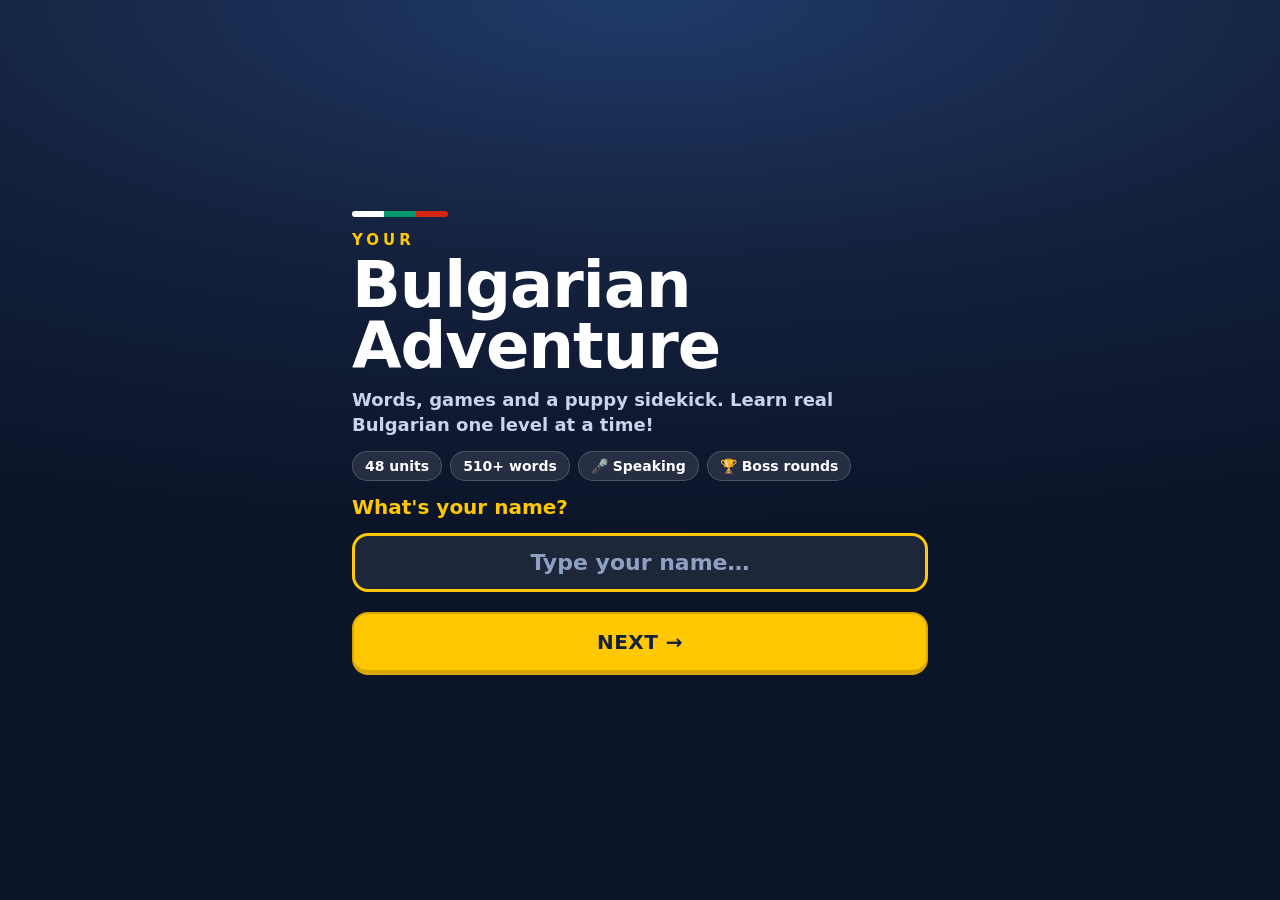
<file: index.html>
<!doctype html>
<html lang="en">
<head>
  <meta charset="utf-8">
  <meta name="viewport" content="width=device-width, initial-scale=1, viewport-fit=cover">
  <title>Bulgarian Adventure</title>
  <meta name="description" content="Learn Bulgarian with your puppy!">
  <meta name="robots" content="noindex, nofollow">
  <meta name="theme-color" content="#14213D">
  <meta name="apple-mobile-web-app-capable" content="yes">
  <meta name="mobile-web-app-capable" content="yes">
  <meta name="apple-mobile-web-app-status-bar-style" content="black-translucent">
  <meta name="apple-mobile-web-app-title" content="Bulgarian">
  <link rel="manifest" href="manifest.webmanifest">
  <link rel="icon" href="icons/icon.svg" type="image/svg+xml">
  <link rel="apple-touch-icon" href="icons/icon-180.png?v=3">
  <link rel="stylesheet" href="css/styles.css">
</head>
<body>
  <main id="app" aria-live="polite"></main>
  <div id="confetti" aria-hidden="true"></div>
  <div id="toast" role="status"></div>

  <script src="js/content.js"></script>
  <script src="js/league-config.js"></script>
  <script src="js/app.js"></script>
  <script>
    if ('serviceWorker' in navigator && location.protocol.startsWith('http')) {
      navigator.serviceWorker.register('sw.js').catch(() => {});
    }
  </script>
</body>
</html>
</file>
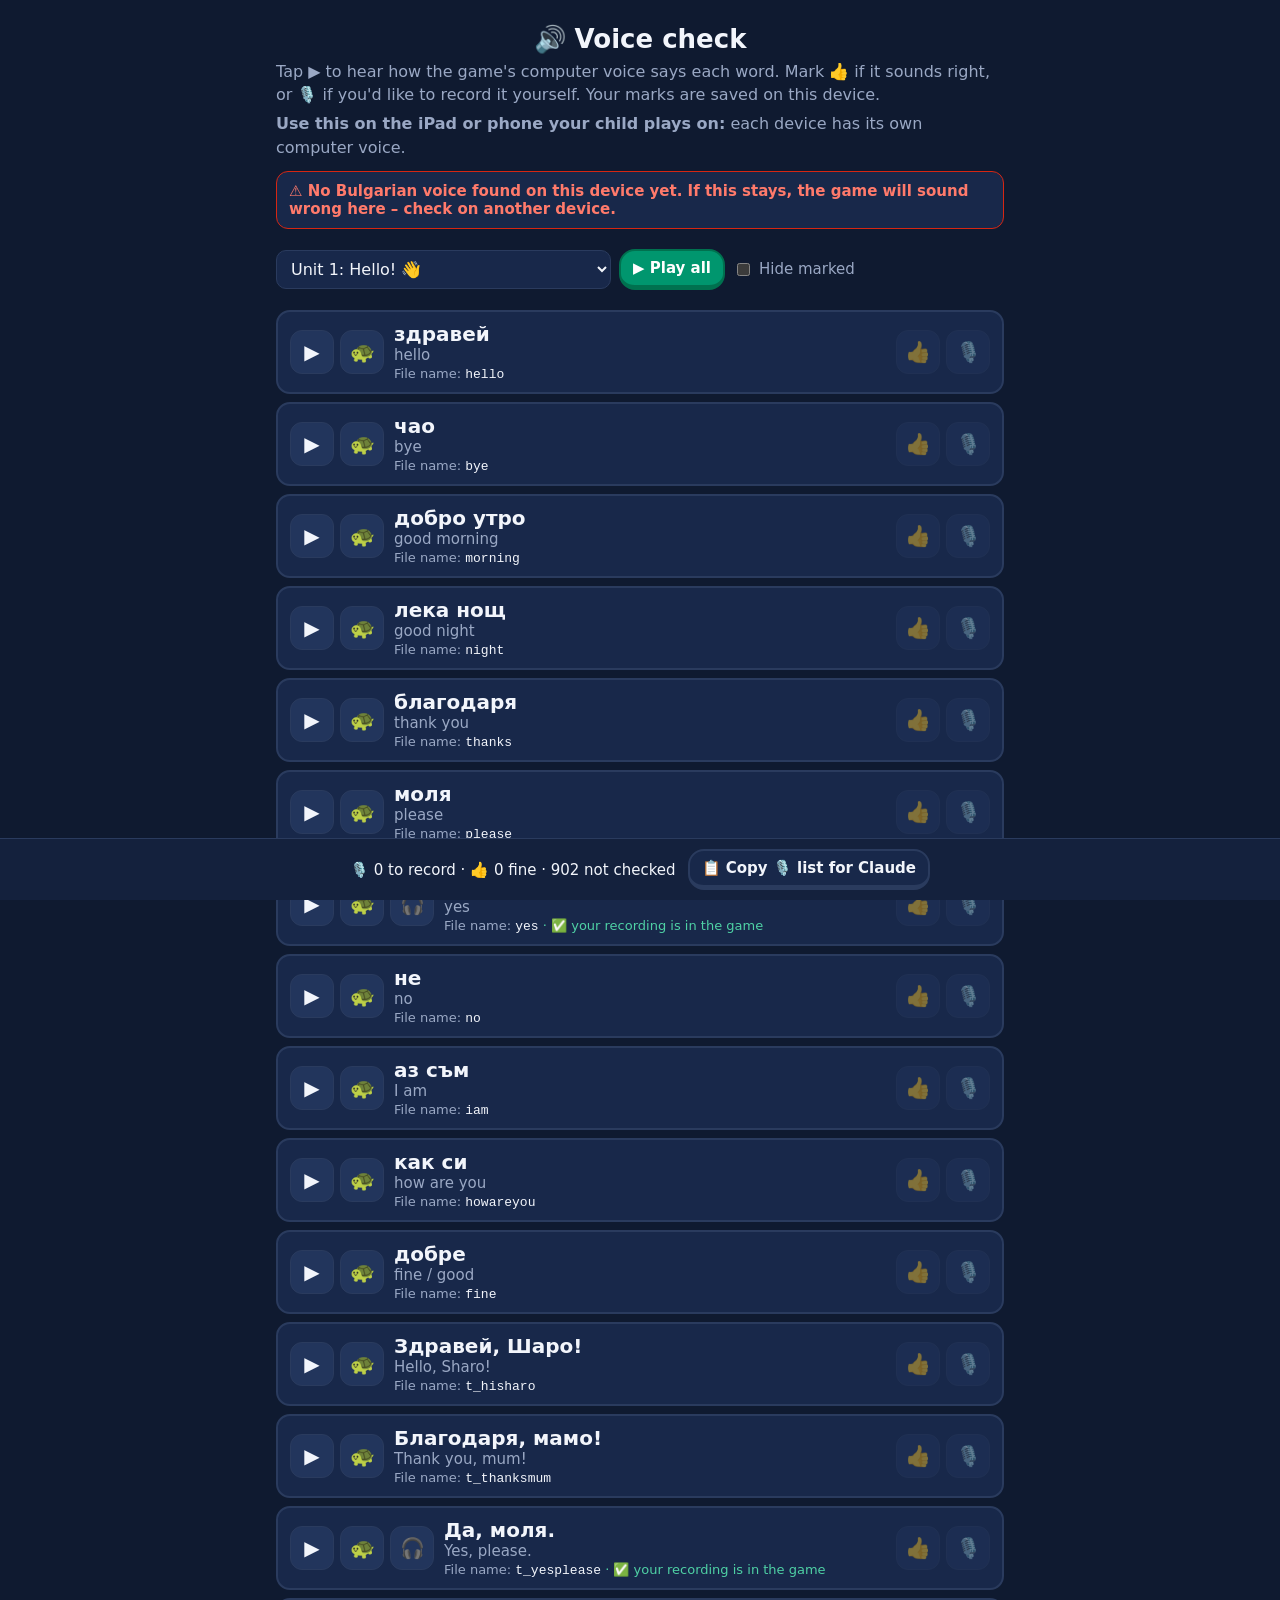
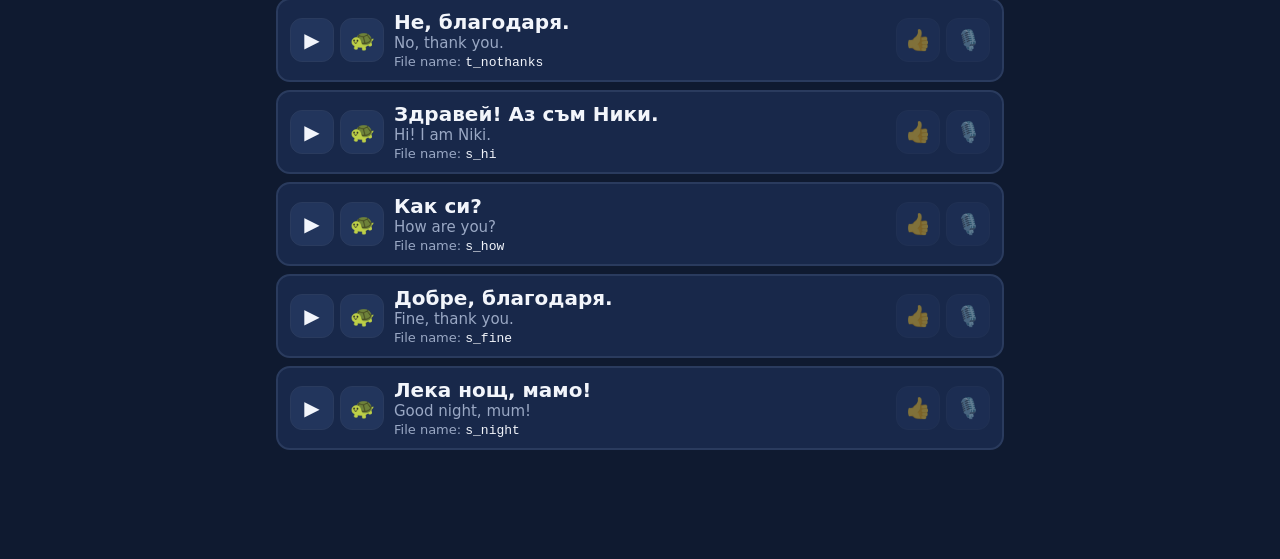
<file: check.html>
<!doctype html>
<html lang="en">
<head>
  <meta charset="utf-8">
  <meta name="viewport" content="width=device-width, initial-scale=1, viewport-fit=cover">
  <title>Voice Check</title>
  <meta name="robots" content="noindex, nofollow">
  <meta name="theme-color" content="#14213D">
  <link rel="icon" href="icons/icon.svg" type="image/svg+xml">
  <link rel="stylesheet" href="css/styles.css">
  <style>
    /* Grown-up page for checking the computer voice – not linked from the game. */
    body { background: var(--bg); color: var(--ink); font-family: var(--font); margin: 0; }
    .vc { max-width: 760px; margin: 0 auto; padding: 16px 16px 120px; }
    .vc h1 { font-size: 26px; margin: 8px 0 4px; }
    .vc p { color: var(--muted); line-height: 1.45; margin: 6px 0; }
    .voice-note { background: var(--card); border: 1px solid var(--line); border-radius: 12px; padding: 10px 12px; margin: 12px 0; font-size: 15px; }
    .voice-note.warn { border-color: var(--red); color: var(--bad-text); }
    .bar { display: flex; flex-wrap: wrap; gap: 8px; align-items: center; margin: 12px 0; position: sticky; top: 0; background: var(--bg); padding: 8px 0; z-index: 2; }
    .bar select, .bar label { font: inherit; font-size: 16px; color: var(--ink); }
    .bar select { background: var(--card); border: 1px solid var(--line); border-radius: 10px; padding: 8px 10px; max-width: 100%; }
    .bar label { display: flex; gap: 6px; align-items: center; font-size: 15px; color: var(--muted); }
    .vc .btn { width: auto; margin: 0; }
    .rows { list-style: none; padding: 0; margin: 0; }
    .row { display: grid; grid-template-columns: auto 1fr auto; gap: 10px; align-items: center; background: var(--card); border: 2px solid var(--line); border-radius: 14px; padding: 10px 12px; margin: 8px 0; }
    .row.playing { border-color: var(--yellow); }
    .row.ok { border-color: var(--green); }
    .row.rec { border-color: var(--red); }
    .row.hidden { display: none; }
    .plays { display: flex; gap: 6px; }
    .plays button, .marks button { font-size: 20px; width: 44px; height: 44px; border-radius: 12px; border: 1px solid var(--line); background: #22355c; color: var(--ink); cursor: pointer; }
    .marks { display: flex; gap: 6px; }
    .marks button { opacity: .45; }
    .row.ok .mark-ok, .row.rec .mark-rec { opacity: 1; background: #2c4878; }
    .words { min-width: 0; }
    .bg { font-size: 20px; font-weight: 700; }
    .en { color: var(--muted); font-size: 15px; }
    .meta { font-size: 13px; color: var(--muted); margin-top: 2px; }
    .meta code { color: var(--ink); }
    .meta .mine { color: var(--good-text); }
    .summary { position: fixed; left: 0; right: 0; bottom: 0; background: var(--navy); border-top: 1px solid var(--line); padding: 10px 16px calc(10px + env(safe-area-inset-bottom)); display: flex; flex-wrap: wrap; gap: 8px 12px; align-items: center; justify-content: center; z-index: 3; }
    .summary span { font-size: 15px; }
    textarea.copy { width: 100%; min-height: 90px; margin-top: 8px; background: var(--card); color: var(--ink); border: 1px solid var(--line); border-radius: 10px; font: 14px ui-monospace, monospace; padding: 8px; }
    @media (max-width: 520px) {
      .row { grid-template-columns: 1fr auto; }
      .plays { grid-column: 1 / -1; }
    }
  </style>
</head>
<body>
  <main class="vc">
    <h1>🔊 Voice check</h1>
    <p>Tap ▶ to hear how the game's computer voice says each word. Mark 👍 if it sounds right, or 🎙️ if you'd like to record it yourself. Your marks are saved on this device.</p>
    <p><strong>Use this on the iPad or phone your child plays on:</strong> each device has its own computer voice.</p>
    <div id="voice" class="voice-note">Looking for a Bulgarian voice…</div>

    <div class="bar">
      <select id="unit" aria-label="Unit"></select>
      <button class="btn small primary" id="playall">▶ Play all</button>
      <label><input type="checkbox" id="hide"> Hide marked</label>
    </div>

    <ul class="rows" id="rows"></ul>
    <div id="copybox"></div>
  </main>

  <div class="summary">
    <span id="counts"></span>
    <button class="btn small" id="copy">📋 Copy 🎙️ list for Claude</button>
  </div>

  <script src="js/content.js"></script>
  <script>
  (() => {
    const C = window.CONTENT;
    const KEY = 'ollie-bulgarian-voicecheck';
    let marks = {};
    try { marks = JSON.parse(localStorage.getItem(KEY)) || {}; } catch (e) {}
    const save = () => { try { localStorage.setItem(KEY, JSON.stringify(marks)); } catch (e) {} };

    // Same voice and speeds as the game.
    let voice = null;
    const voiceBox = document.getElementById('voice');
    function findVoice() {
      if (!('speechSynthesis' in window)) { voiceBox.textContent = 'This browser has no computer voice.'; voiceBox.className = 'voice-note warn'; return; }
      voice = speechSynthesis.getVoices().find(v => /^bg/i.test(v.lang)) || null;
      voiceBox.textContent = voice
        ? `Voice on this device: ${voice.name} (${voice.lang})`
        : '⚠️ No Bulgarian voice found on this device yet. If this stays, the game will sound wrong here – check on another device.';
      voiceBox.className = voice ? 'voice-note' : 'voice-note warn';
    }
    if ('speechSynthesis' in window) { findVoice(); speechSynthesis.addEventListener?.('voiceschanged', findVoice); }

    function say(text, slow, onEnd) {
      if (!('speechSynthesis' in window)) return onEnd && onEnd();
      speechSynthesis.cancel();
      const u = new SpeechSynthesisUtterance(text);
      u.lang = 'bg-BG';
      if (voice) u.voice = voice;
      u.rate = slow ? 0.5 : 0.85;
      if (onEnd) { u.onend = onEnd; u.onerror = onEnd; }
      speechSynthesis.speak(u);
    }

    // Every word and sentence in the playable lessons, unit by unit.
    const units = (C.alphabet ? [C.alphabet] : []).concat(C.units).map(u => {
      const ready = u.lessons.filter(l => l.status !== 'planned');
      const wids = [...new Set(ready.flatMap(l => l.words || []))];
      const sids = [...new Set(ready.flatMap(l => l.sentences || []))];
      return { n: C.units.indexOf(u) + 1, u, items: [...wids.map(id => ({ id, ...C.words[id] })), ...sids.map(id => ({ id, ...C.sentences[id] }))] };
    }).filter(x => x.items.length);

    const unitSel = document.getElementById('unit');
    unitSel.append(new Option('All units', 'all'));
    units.forEach(x => unitSel.append(new Option(`Unit ${x.n}: ${x.u.title} ${x.u.emoji}`, x.n)));
    try { unitSel.value = localStorage.getItem(KEY + '-unit') || '1'; } catch (e) { unitSel.value = '1'; }

    const rowsEl = document.getElementById('rows');
    const hide = document.getElementById('hide');
    let playing = null;

    function el(tag, attrs, ...kids) {
      const e = document.createElement(tag);
      Object.assign(e, attrs || {});
      kids.filter(k => k != null).forEach(k => e.append(k));
      return e;
    }

    function render() {
      stopAll();
      rowsEl.replaceChildren();
      const shown = unitSel.value === 'all' ? units : units.filter(x => String(x.n) === unitSel.value);
      shown.forEach(x => {
        if (unitSel.value === 'all') rowsEl.append(el('li', {}, el('h2', { textContent: `Unit ${x.n}: ${x.u.title} ${x.u.emoji}` })));
        x.items.forEach(item => {
          const row = el('li', { className: 'row' });
          row.dataset.id = item.id;
          row.dataset.say = item.tts || item.bg;
          const setMark = m => {
            marks[item.id] = marks[item.id] === m ? undefined : m;
            if (!marks[item.id]) delete marks[item.id];
            save(); paint(row, item.id); counts();
          };
          row.append(
            el('div', { className: 'plays' },
              el('button', { textContent: '▶', title: 'Computer voice', onclick: () => say(item.tts || item.bg, false) }),
              el('button', { textContent: '🐢', title: 'Computer voice, slow', onclick: () => say(item.tts || item.bg, true) }),
              item.audio ? el('button', { textContent: '🎧', title: 'Your recording', onclick: () => { speechSynthesis.cancel(); new Audio(item.audio).play(); } }) : null
            ),
            el('div', { className: 'words' },
              el('div', { className: 'bg', textContent: item.bg }),
              el('div', { className: 'en', textContent: item.en }),
              el('div', { className: 'meta' }, 'File name: ', el('code', { textContent: item.id }),
                item.audio ? el('span', { className: 'mine', textContent: ' · ✅ your recording is in the game' }) : null)
            ),
            el('div', { className: 'marks' },
              el('button', { className: 'mark-ok', textContent: '👍', title: 'Sounds right', onclick: () => setMark('ok') }),
              el('button', { className: 'mark-rec', textContent: '🎙️', title: 'I need to record this', onclick: () => setMark('rec') })
            )
          );
          paint(row, item.id);
          rowsEl.append(row);
        });
      });
      counts();
    }

    function paint(row, id) {
      row.classList.toggle('ok', marks[id] === 'ok');
      row.classList.toggle('rec', marks[id] === 'rec');
      row.classList.toggle('hidden', hide.checked && !!marks[id]);
    }

    function counts() {
      const all = units.flatMap(x => x.items);
      const rec = all.filter(i => marks[i.id] === 'rec').length;
      const ok = all.filter(i => marks[i.id] === 'ok').length;
      document.getElementById('counts').textContent = `🎙️ ${rec} to record · 👍 ${ok} fine · ${all.length - rec - ok} not checked`;
    }

    // Plays each row in turn so you can just listen along.
    const playBtn = document.getElementById('playall');
    function stopAll() {
      playing = null;
      if ('speechSynthesis' in window) speechSynthesis.cancel();
      document.querySelectorAll('.row.playing').forEach(r => r.classList.remove('playing'));
      playBtn.textContent = '▶ Play all';
    }
    playBtn.onclick = () => {
      if (playing) return stopAll();
      const rows = [...rowsEl.querySelectorAll('.row:not(.hidden)')];
      const token = playing = {};
      playBtn.textContent = '⏹ Stop';
      const next = i => {
        if (playing !== token) return;
        document.querySelectorAll('.row.playing').forEach(r => r.classList.remove('playing'));
        if (i >= rows.length) return stopAll();
        const row = rows[i];
        row.classList.add('playing');
        row.scrollIntoView({ block: 'center', behavior: 'smooth' });
        say(row.dataset.say, false, () => setTimeout(() => next(i + 1), 900));
      };
      next(0);
    };

    unitSel.onchange = () => { try { localStorage.setItem(KEY + '-unit', unitSel.value); } catch (e) {} render(); };
    hide.onchange = () => rowsEl.querySelectorAll('.row').forEach(r => paint(r, r.dataset.id));

    document.getElementById('copy').onclick = async () => {
      const lines = units.map(x => {
        const ids = x.items.filter(i => marks[i.id] === 'rec').map(i => `${i.id} (${i.bg})`);
        return ids.length ? `Unit ${x.n}: ${ids.join(', ')}` : null;
      }).filter(Boolean);
      const text = lines.length ? `Computer voice is wrong for these – I'll record them:\n${lines.join('\n')}` : 'Nothing marked 🎙️ yet.';
      const box = document.getElementById('copybox');
      try {
        await navigator.clipboard.writeText(text);
        box.replaceChildren(el('p', { textContent: '✅ Copied! Paste it into your chat with Claude.' }));
      } catch (e) {
        const ta = el('textarea', { className: 'copy', value: text, readOnly: true });
        box.replaceChildren(el('p', { textContent: 'Copy this and paste it into your chat with Claude:' }), ta);
        ta.select();
      }
      box.scrollIntoView({ behavior: 'smooth' });
    };

    render();
  })();
  </script>
</body>
</html>
</file>
<file: css/styles.css>
/* Bulgarian Adventure — touch-first styles (iPad & iPhone) */

:root {
  --green: #00966E;   /* Bulgarian flag green */
  --green-dark: #00714f;
  --red: #D62612;     /* Bulgarian flag red */
  --red-dark: #a31c0d;
  --yellow: #FFC800;
  --yellow-dark: #d9a800;
  --blue: #2D9CDB;
  --blue-dark: #1f7bb0;
  --brown: #D9954F;
  --brown-dark: #a8692c;
  --pink: #E0559A;
  --pink-dark: #b23a76;
  --purple: #8E5CD9;
  --purple-dark: #6a3fb0;
  --teal: #12A4B4;
  --teal-dark: #0b7d8a;
  --stone: #6B7A8F;
  --stone-dark: #4d596b;
  --orange: #FF8A3D;
  --orange-dark: #d0661f;
  /* Dark "game" theme, matching the cover page */
  color-scheme: dark;
  --navy: #14213D;
  --ink: #F2F5FB;
  --muted: #9AA8C4;
  --line: #2A3B5E;
  --bg: #0F1A30;
  --card: #18284A;
  --good-bg: #0E3B2E;
  --bad-bg: #44171A;
  --good-text: #4FD1A5;
  --bad-text: #FF7A6B;
  --radius: 18px;
  --font: ui-rounded, "SF Pro Rounded", "Nunito", "Varela Round", system-ui, -apple-system, "Segoe UI", sans-serif;
}

* { box-sizing: border-box; }

html { background: #0b1428; }

html, body {
  margin: 0;
  background: radial-gradient(120% 60% at 50% 0%, #1f3a68 0%, var(--navy) 50%, #0b1428 100%) fixed;
  color: var(--ink);
  font-family: var(--font);
  -webkit-text-size-adjust: 100%;
  -webkit-tap-highlight-color: transparent;
}

body { min-height: 100dvh; }

button, input { font-family: inherit; }
button {
  touch-action: manipulation;
  user-select: none;
  -webkit-user-select: none;
  cursor: pointer;
}

.hidden { display: none; }

#app {
  max-width: 640px;
  margin: 0 auto;
  min-height: 100dvh;
}

.screen {
  padding: max(16px, env(safe-area-inset-top)) 16px calc(24px + env(safe-area-inset-bottom));
  min-height: 100dvh;
  display: flex;
  flex-direction: column;
}

h1 { font-size: clamp(28px, 7vw, 40px); margin: 8px 0; text-align: center; }
h2 { margin: 0; font-size: 24px; }
h3 { margin: 0 0 10px; font-size: 19px; }
.lead { font-size: 20px; text-align: center; line-height: 1.4; margin: 8px 0; }
.lead.strong { font-weight: 800; }

/* ---------- Buttons ---------- */
.btn {
  border: 2px solid var(--line);
  border-bottom-width: 5px;
  background: var(--card);
  color: var(--ink);
  font-size: 17px;
  font-weight: 800;
  padding: 12px 18px;
  border-radius: 16px;
  margin: 6px 0;
}
.btn:active { transform: translateY(3px); border-bottom-width: 2px; }
.btn.big {
  width: 100%;
  font-size: 20px;
  padding: 16px;
  text-transform: uppercase;
  letter-spacing: .5px;
}
.btn.primary { background: var(--green); border-color: var(--green-dark); color: #fff; }
.btn.danger { background: var(--red); border-color: var(--red-dark); color: #fff; }
.btn.danger-outline { color: var(--bad-text); border-color: rgba(214,38,18,.5); }
.btn:disabled { background: #1c2a47; border-color: #2a3b5e; color: #5f6f90; transform: none; }

.icon-btn {
  border: none;
  background: transparent;
  font-size: 26px;
  width: 48px;
  height: 48px;
  border-radius: 12px;
  color: var(--muted);
  flex: none;
}
.icon-btn:active { background: var(--line); }

/* ---------- Dog mascot ---------- */
.dog { flex: none; }
.dog svg { width: 100%; height: 100%; overflow: visible; }
.dog .tongue { transform-origin: 60px 81px; }
.dog.happy .dog-head { animation: bob 1.6s ease-in-out infinite; transform-origin: 60px 100px; }
.dog.happy .ear-l { animation: earL 1.6s ease-in-out infinite; transform-origin: 30px 32px; }
.dog.happy .ear-r { animation: earR 1.6s ease-in-out infinite; transform-origin: 90px 32px; }
.dog.party .dog-head { animation: jump .6s ease-in-out infinite; }
.dog.sad .tongue { display: none; }
.dog.sad .mouth { d: path("M51 83 Q60 77 69 83"); }
.dog.sad .dog-head { transform: rotate(-8deg); transform-origin: 60px 100px; }

@keyframes bob { 0%,100% { transform: translateY(0) } 50% { transform: translateY(-4px) } }
@keyframes jump { 0%,100% { transform: translateY(0) rotate(0) } 30% { transform: translateY(-14px) rotate(-4deg) } 60% { transform: translateY(-14px) rotate(4deg) } }
@keyframes earL { 0%,100% { rotate: 0deg } 50% { rotate: 8deg } }
@keyframes earR { 0%,100% { rotate: 0deg } 50% { rotate: -8deg } }

.dog-says {
  display: flex;
  align-items: center;
  gap: 10px;
  margin: 10px 0;
}
.bubble {
  position: relative;
  background: var(--card);
  border: 2px solid var(--line);
  border-radius: 18px;
  padding: 12px 14px;
  font-size: 17px;
  font-weight: 700;
  line-height: 1.35;
  flex: 1;
}
.bubble::before {
  content: "";
  position: absolute;
  left: -10px; top: 50%;
  width: 16px; height: 16px;
  background: var(--card);
  border-left: 2px solid var(--line);
  border-bottom: 2px solid var(--line);
  transform: translateY(-50%) rotate(45deg);
}

/* ---------- Welcome (cover page) ---------- */
.welcome {
  background: transparent;
  color: #fff;
  gap: 14px;
  justify-content: center;
}
.flag-stripe { display: flex; height: 6px; border-radius: 99px; overflow: hidden; width: 96px; }
.flag-stripe i { flex: 1; }
.flag-stripe i:nth-child(1) { background: #fff; }
.flag-stripe i:nth-child(2) { background: var(--green); }
.flag-stripe i:nth-child(3) { background: var(--red); }
.cover-title .kicker {
  text-transform: uppercase;
  letter-spacing: 4px;
  font-weight: 800;
  font-size: 15px;
  color: var(--yellow);
}
.cover-title h1 {
  text-align: left;
  font-size: clamp(42px, 12vw, 64px);
  line-height: .95;
  font-weight: 900;
  letter-spacing: -1px;
  margin: 6px 0 10px;
}
.tagline { margin: 0; font-size: 18px; line-height: 1.4; color: #c9d4ea; font-weight: 600; }
.pills { display: flex; flex-wrap: wrap; gap: 8px; }
.pill {
  background: rgba(255,255,255,.1);
  border: 1px solid rgba(255,255,255,.18);
  border-radius: 999px;
  padding: 6px 12px;
  font-size: 14px;
  font-weight: 800;
}
.sidekick {
  display: flex;
  align-items: center;
  gap: 14px;
  background: rgba(255,255,255,.07);
  border: 1px solid rgba(255,255,255,.14);
  border-radius: 20px;
  padding: 14px;
  margin-top: 6px;
}
.sidekick-dog {
  flex: none;
  border-radius: 50%;
  background: radial-gradient(circle, rgba(255,200,0,.35), rgba(255,200,0,0) 70%);
}
.sidekick-label { font-size: 20px; font-weight: 900; color: var(--yellow); }
.sidekick-text { margin: 4px 0 0; font-size: 16px; line-height: 1.4; color: #dbe3f3; }
.name-input {
  width: 100%;
  font-size: 22px;
  font-weight: 700;
  padding: 14px 16px;
  border: 3px solid var(--line);
  border-radius: 16px;
  text-align: center;
  background: var(--card);
  color: var(--ink);
  margin: 8px 0;
}
.name-input:focus { outline: none; border-color: var(--blue); }
.name-input.dark { background: rgba(255,255,255,.08); border-color: rgba(255,255,255,.25); color: #fff; margin: 0; }
.name-input.dark::placeholder { color: #8fa0c2; }
.name-input.dark:focus { border-color: var(--yellow); }
.chips { display: flex; flex-wrap: wrap; gap: 8px; justify-content: center; }
.chip {
  border: 2px solid var(--line);
  background: var(--card);
  border-radius: 999px;
  padding: 8px 16px;
  font-size: 18px;
  font-weight: 700;
  color: var(--ink);
}
.welcome .chip { background: transparent; border-color: rgba(255,255,255,.25); color: #fff; }
.welcome .chip.on { background: var(--yellow); border-color: var(--yellow); color: var(--navy); }
/* Welcome part 2: can you read the letters yet? */
.read-option {
  display: flex; align-items: center; gap: 14px; width: 100%; text-align: left;
  background: rgba(255,255,255,.07); border: 2px solid rgba(255,255,255,.18); border-bottom-width: 5px;
  border-radius: 20px; padding: 16px; margin-top: 12px; color: #fff; font: inherit; cursor: pointer;
}
.read-option:hover, .read-option:focus-visible { border-color: var(--yellow); }
.read-option:active { transform: translateY(3px); border-bottom-width: 2px; }
.read-emoji { font-size: 40px; flex: none; }
.read-title { display: block; font-size: 20px; font-weight: 900; }
.read-text { display: block; margin-top: 2px; font-size: 15px; color: #c9d4ea; line-height: 1.35; }
.read-note { text-align: center; color: var(--muted); font-size: 14px; margin: 14px 0 0; }

.btn.start {
  background: var(--yellow);
  border-color: var(--yellow-dark);
  color: var(--navy);
  margin-top: 6px;
}

@media (min-width: 700px) {
  .welcome { padding-left: 32px; padding-right: 32px; }
}

/* ---------- Home ---------- */
.topbar {
  display: flex;
  align-items: center;
  gap: 12px;
  position: sticky;
  top: 0;
  z-index: 5;
  background: rgba(15, 26, 48, .9);
  -webkit-backdrop-filter: blur(8px);
  backdrop-filter: blur(8px);
  padding: 6px 0 10px;
  border-bottom: 2px solid var(--line);
}
.stat { display: flex; align-items: center; gap: 4px; font-weight: 800; font-size: 20px; color: #ff8a3d; }
.stat .ico { font-size: 24px; }
.stat.level { flex: 1; color: var(--ink); gap: 8px; }
.lvl-badge {
  background: var(--yellow);
  border-bottom: 3px solid var(--yellow-dark);
  border-radius: 10px;
  padding: 3px 8px;
  font-size: 15px;
  color: var(--navy);
}
.xpbar { flex: 1; height: 14px; background: var(--line); border-radius: 99px; overflow: hidden; }
.xpfill { height: 100%; background: var(--yellow); border-radius: 99px; transition: width .6s; }
.xp-num { font-size: 14px; color: var(--muted); white-space: nowrap; }

.hero-wrap { margin: 8px 0 4px; }
.dog-name { font-weight: 800; color: var(--brown); margin: -8px 0 0 18px; font-size: 15px; }

.path { display: flex; flex-direction: column; align-items: center; padding-bottom: 40px; }

.unit-banner {
  width: 100%;
  display: flex;
  align-items: center;
  gap: 14px;
  color: #fff;
  border-radius: var(--radius);
  padding: 14px 18px;
  margin: 22px 0 14px;
  box-shadow: 0 5px 0 rgba(0,0,0,.18);
}
.unit-emoji { font-size: 38px; }
.unit-label { font-size: 14px; font-weight: 800; opacity: .85; text-transform: uppercase; letter-spacing: 1px; }
.unit-title { font-size: 24px; font-weight: 900; }
.unit-done { margin-left: auto; font-size: 32px; }

.c-green  { --c: var(--green);  --cd: var(--green-dark); }
.c-red    { --c: var(--red);    --cd: var(--red-dark); }
.c-blue   { --c: var(--blue);   --cd: var(--blue-dark); }
.c-brown  { --c: var(--brown);  --cd: var(--brown-dark); }
.c-yellow { --c: var(--yellow); --cd: var(--yellow-dark); }
.c-pink   { --c: var(--pink);   --cd: var(--pink-dark); }
.c-purple { --c: var(--purple); --cd: var(--purple-dark); }
.c-teal   { --c: var(--teal);   --cd: var(--teal-dark); }
.c-stone  { --c: var(--stone);  --cd: var(--stone-dark); }
.c-orange { --c: var(--orange); --cd: var(--orange-dark); }
.unit-banner { background: var(--c); }

.node-row { position: relative; display: flex; flex-direction: column; align-items: center; margin: 8px 0; }
.node-row:has(.start-tag) { margin-top: 40px; }
.node {
  width: 78px;
  height: 72px;
  border-radius: 50%;
  border: none;
  background: var(--c);
  box-shadow: 0 7px 0 var(--cd);
  color: #fff;
  font-size: 32px;
  font-weight: 900;
  transition: transform .1s;
}
.node:active { transform: translateY(5px); box-shadow: 0 2px 0 var(--cd); }
.node.boss { width: 92px; height: 84px; font-size: 38px; }
.node.done { background: var(--yellow); box-shadow: 0 7px 0 var(--yellow-dark); color: var(--navy); }
.node.locked { background: #2a3a5c; box-shadow: 0 7px 0 #1b2742; font-size: 24px; }
.node.current { outline: 5px solid color-mix(in srgb, var(--c) 30%, transparent); outline-offset: 5px; }
.node-title { margin-top: 12px; font-weight: 800; font-size: 14px; color: var(--muted); }
.start-tag {
  position: absolute;
  top: -34px;
  background: var(--card);
  border: 2px solid var(--line);
  color: var(--good-text);
  font-weight: 900;
  padding: 4px 12px;
  border-radius: 10px;
  animation: bob 1.2s ease-in-out infinite;
  z-index: 1;
}
.more-soon { margin-top: 26px; text-align: center; font-weight: 700; color: var(--muted); font-size: 17px; }

/* ---------- Sections, unit cards, continue ---------- */
.home-actions { display: flex; gap: 10px; align-items: stretch; margin: 6px 0 4px; }
.continue-card {
  flex: 1;
  display: grid;
  grid-template-columns: 1fr auto;
  align-items: center;
  text-align: left;
  gap: 2px 10px;
  background: var(--green);
  border: none;
  border-bottom: 5px solid var(--green-dark);
  border-radius: 16px;
  padding: 10px 14px;
  color: #fff;
}
.continue-card:active { transform: translateY(3px); border-bottom-width: 2px; }
.continue-label { font-size: 13px; font-weight: 900; text-transform: uppercase; letter-spacing: 1px; opacity: .85; }
.continue-title { grid-column: 1; font-size: 17px; font-weight: 800; }
.continue-go { grid-column: 2; grid-row: 1 / span 2; font-size: 22px; }

.section-head {
  width: 100%;
  margin: 30px 0 4px;
  padding-top: 18px;
  border-top: 2px solid var(--line);
}
.path > .section-head:first-child { margin-top: 10px; border-top: none; padding-top: 0; }
.section-label { color: var(--yellow); font-weight: 900; font-size: 13px; letter-spacing: 2px; text-transform: uppercase; }
.section-head h2 { font-size: 26px; margin: 2px 0; }
.section-head p { margin: 2px 0 8px; color: var(--muted); font-weight: 600; line-height: 1.35; }
.section-progress { display: flex; align-items: center; gap: 10px; font-weight: 800; color: var(--muted); font-size: 14px; }
.tag { display: inline-block; border-radius: 999px; padding: 4px 10px; font-size: 13px; font-weight: 800; }
.tag.planned { background: rgba(255,255,255,.08); border: 1px dashed var(--muted); color: var(--muted); }

.unit-banner { border: none; text-align: left; font-family: inherit; }
.unit-banner:active { transform: translateY(3px); box-shadow: 0 2px 0 rgba(0,0,0,.18); }
.unit-text { flex: 1; min-width: 0; }
.unit-desc { font-size: 14px; font-weight: 600; opacity: .9; margin-top: 2px; line-height: 1.3; }
.unit-info { margin-left: auto; font-size: 22px; opacity: .8; }

.planned-head { width: 100%; margin-top: 26px; }
.planned-grid { width: 100%; display: grid; grid-template-columns: 1fr 1fr; gap: 10px; margin-top: 4px; }
.unit-card {
  display: flex; align-items: center; gap: 10px;
  text-align: left;
  background: rgba(255,255,255,.04);
  border: 2px dashed var(--line);
  border-radius: 14px;
  padding: 10px;
  color: var(--ink);
}
.unit-card-emoji { font-size: 26px; opacity: .75; }
.unit-card .unit-label { display: block; font-size: 11px; color: var(--muted); }
.unit-card-title { display: block; font-weight: 800; font-size: 15px; line-height: 1.2; }

/* ---------- Unit page ---------- */
.unit-page { gap: 12px; }
.crumb { color: var(--muted); font-weight: 700; font-size: 14px; }
.unit-hero {
  display: flex; align-items: center; gap: 14px;
  background: var(--c); color: #fff;
  border-radius: var(--radius);
  padding: 16px 18px;
  box-shadow: 0 5px 0 rgba(0,0,0,.18);
}
.unit-hero h1 { margin: 0; text-align: left; font-size: 28px; }
.unit-hero h1:focus { outline: none; }
.unit-hero.planned, .unit-banner.planned { background: #2a3a5c; }
.unit-intro { font-size: 18px; font-weight: 700; margin: 4px 0; line-height: 1.4; }
.objectives { margin: 0; padding-left: 22px; line-height: 1.5; font-size: 17px; }
.objectives li::marker { content: "✓  "; color: var(--good-text); }
.lesson-list { list-style: none; margin: 0; padding: 0; display: flex; flex-direction: column; gap: 10px; }
.lesson-row { display: flex; align-items: center; gap: 12px; padding: 10px; border-radius: 14px; background: rgba(255,255,255,.04); }
.lesson-row.planned { border: 1px dashed var(--line); background: transparent; }
.lesson-row.locked { opacity: .6; }
.lesson-ico { font-size: 22px; width: 30px; text-align: center; flex: none; }
.lesson-info { flex: 1; display: flex; flex-direction: column; min-width: 0; }
.lesson-name { font-weight: 800; font-size: 17px; }
.lesson-status { font-size: 13px; font-weight: 800; color: var(--muted); text-transform: uppercase; letter-spacing: .5px; }
.lesson-row.done .lesson-status { color: var(--good-text); }
.lesson-row.available .lesson-status { color: var(--yellow); }
.lesson-plan { font-size: 14px; color: var(--muted); margin-top: 3px; line-height: 1.35; }
.btn.small { font-size: 15px; padding: 8px 12px; margin: 0; flex: none; }
.tip-details { border-top: 1px solid var(--line); padding: 8px 0; }
.tip-details summary { font-weight: 800; cursor: pointer; }
.tip-details p { margin: 8px 0 0; line-height: 1.45; }
.sample-list { margin: 0; padding-left: 20px; line-height: 1.7; }
.sample-list .bgw { font-size: 18px; }
.muted { color: var(--muted); font-size: 14px; }

.teach-card.tip-card { text-align: left; align-items: stretch; }
.tip-title { font-size: 24px; font-weight: 900; color: #6cc4f5; }
.tip-text { font-size: 19px; line-height: 1.5; margin: 4px 0 0; }
.tip-list { margin: 6px 0 0; padding-left: 20px; font-size: 19px; line-height: 1.6; }
.tip-details .tip-list, .tip-details .tip-text { font-size: 16px; }

/* Keyboard users can always see where they are */
:focus-visible { outline: 3px solid var(--yellow); outline-offset: 3px; }

/* ---------- Lesson ---------- */
.lesson { gap: 8px; }
.lesson-top { display: flex; align-items: center; gap: 10px; margin-bottom: 6px; }
.progress { flex: 1; height: 18px; background: var(--line); border-radius: 99px; overflow: hidden; }
.progress-fill { height: 100%; background: var(--green); border-radius: 99px; transition: width .4s; box-shadow: inset 0 -5px 0 rgba(0,0,0,.08); }
.combo { font-weight: 900; color: #ff8a3d; font-size: 18px; }

/* ⚡ Speed Quiz */
.quiz-timer .quiz-timer-fill { background: var(--yellow); transition: width .25s linear; }
.quiz-score { font-weight: 900; color: var(--yellow); font-size: 20px; min-width: 48px; text-align: right; }
.quiz-stars { font-size: 40px; letter-spacing: 4px; }
.node.quiz { --c: var(--orange); --cd: var(--orange-dark); }
.node.quiz.done { background: var(--c); box-shadow: 0 7px 0 var(--cd); color: #fff; }
.node-stars { display: block; font-size: 13px; letter-spacing: 1px; }
.finish-actions { display: flex; gap: 10px; width: 100%; }
.finish-actions .btn { flex: 1; margin: 0; }

.qbody { flex: 1; display: flex; flex-direction: column; gap: 14px; padding-bottom: 150px; }
.q-label { font-size: 22px; font-weight: 900; margin-top: 6px; }
.q-label.new { color: #6cc4f5; }

.prompt {
  display: flex;
  align-items: center;
  justify-content: center;
  gap: 14px;
  flex-wrap: wrap;
  background: var(--card);
  border: 2px solid var(--line);
  border-radius: var(--radius);
  padding: 20px 14px;
  min-height: 110px;
}
.prompt.column { flex-direction: column; gap: 8px; }
.prompt-bg { font-size: 38px; font-weight: 900; }
.prompt-pic { font-size: 56px; }
.prompt-en { font-size: 26px; font-weight: 800; }
.prompt-en.small { font-size: 18px; color: var(--muted); }

.speakers { display: flex; gap: 8px; justify-content: center; }
.btn-speaker {
  width: 60px; height: 60px;
  border-radius: 16px;
  border: none;
  background: var(--blue);
  box-shadow: 0 5px 0 var(--blue-dark);
  font-size: 28px;
}
.btn-speaker.small { width: 50px; height: 50px; font-size: 22px; margin-top: 5px; }
.btn-speaker.huge { width: 110px; height: 110px; font-size: 54px; border-radius: 28px; }
.btn-speaker:active { transform: translateY(4px); box-shadow: 0 1px 0 var(--blue-dark); }

.teach-card {
  background: var(--card);
  border: 2px solid var(--line);
  border-bottom-width: 6px;
  border-radius: 24px;
  padding: 22px 16px;
  text-align: center;
  display: flex;
  flex-direction: column;
  gap: 6px;
  align-items: center;
}
.teach-pic { font-size: 84px; line-height: 1.1; }
.teach-bg { font-size: 42px; font-weight: 900; color: var(--good-text); }
.teach-bg.sentence { font-size: 32px; line-height: 1.25; }
.teach-say { font-size: 17px; color: var(--muted); font-weight: 700; }
.teach-en { font-size: 24px; font-weight: 800; margin-bottom: 8px; }

.choices { display: grid; grid-template-columns: 1fr 1fr; gap: 12px; }
.choices.list { grid-template-columns: 1fr; }
.choice {
  background: var(--card);
  border: 2px solid var(--line);
  border-bottom-width: 5px;
  border-radius: 16px;
  padding: 14px;
  min-height: 64px;
  display: flex;
  flex-direction: column;
  align-items: center;
  justify-content: center;
  gap: 4px;
  color: var(--ink);
}
.choices.pics .choice { min-height: 110px; }
.choice .pic { font-size: 46px; line-height: 1.1; }
.choices.pics .choice .pic { font-size: 60px; }
.choice .en { font-size: 19px; font-weight: 800; }
.choice .bgw, .bgw { font-size: 22px; font-weight: 800; }
.choices.pics .choice .pic.multi, .choice .pic.multi { font-size: 40px; letter-spacing: -4px; }
.teach-pic.multi { font-size: 64px; }
.prompt-pic.multi { font-size: 44px; }
.choice.selected { border-color: var(--blue); background: rgba(45,156,219,.25); border-bottom-color: var(--blue-dark); }
.choice.right { border-color: var(--green); background: var(--good-bg); }
.choice.wrong { border-color: var(--red); background: var(--bad-bg); }
.choice:disabled { color: var(--ink); opacity: 1; }

.pairs { display: grid; grid-template-columns: 1fr 1fr; gap: 12px; }
.pair-col { display: flex; flex-direction: column; gap: 12px; }
.pair {
  background: var(--card);
  border: 2px solid var(--line);
  border-bottom-width: 5px;
  border-radius: 14px;
  min-height: 62px;
  padding: 8px;
  font-size: 18px;
  font-weight: 800;
  color: var(--ink);
}
.pair.selected { border-color: var(--blue); background: rgba(45,156,219,.25); border-bottom-color: var(--blue-dark); }
.pair.matched { border-color: var(--good-bg); background: var(--good-bg); color: var(--good-text); opacity: .6; }
.pair.nope { border-color: var(--red); background: var(--bad-bg); animation: shake .4s; }

.tile-line {
  min-height: 72px;
  border-bottom: 3px solid var(--line);
  border-top: 3px solid var(--line);
  display: flex;
  flex-wrap: wrap;
  gap: 8px;
  padding: 10px 0;
  align-content: flex-start;
}
.tile-line.right { border-color: var(--green); }
.tile-line.wrong { border-color: var(--red); }
.tile-bank { display: flex; flex-wrap: wrap; gap: 8px; justify-content: center; }
.tile {
  background: var(--card);
  border: 2px solid var(--line);
  border-bottom-width: 5px;
  border-radius: 12px;
  padding: 10px 14px;
  font-size: 21px;
  font-weight: 800;
  color: var(--ink);
}
.tile.used { background: var(--line); color: transparent; border-color: var(--line); }

.gap-sentence { font-size: 30px; font-weight: 900; text-align: center; line-height: 1.4; }
.blank {
  display: inline-block;
  min-width: 70px;
  border-bottom: 4px solid var(--blue);
  color: var(--blue);
  padding: 0 6px;
}
.blank.right { color: var(--good-text); border-color: var(--good-text); }
.blank.wrong { color: var(--bad-text); border-color: var(--bad-text); }

/* "Say it!" */
.prompt-bg.sentence { font-size: 30px; text-align: center; line-height: 1.25; }
.mic {
  align-self: center;
  width: 120px; height: 120px;
  border-radius: 50%;
  border: none;
  background: var(--red);
  box-shadow: 0 7px 0 var(--red-dark);
  font-size: 54px;
  margin-top: 6px;
}
.mic:active { transform: translateY(5px); box-shadow: 0 2px 0 var(--red-dark); }
.mic.listening { animation: pulse 1s ease-in-out infinite; }
@keyframes pulse { 0%,100% { box-shadow: 0 7px 0 var(--red-dark), 0 0 0 0 rgba(214,38,18,.45); } 50% { box-shadow: 0 7px 0 var(--red-dark), 0 0 0 22px rgba(214,38,18,0); } }
.speak-status { text-align: center; font-size: 18px; font-weight: 700; color: var(--muted); min-height: 50px; }
.compare { display: flex; gap: 12px; justify-content: center; }
.compare .btn { font-size: 20px; padding: 14px 20px; }
.compare-q { margin-top: 8px; color: var(--ink); }
.btn.ghost { background: transparent; border-color: transparent; color: var(--muted); }
.btn.ghost:active { transform: none; }

/* Footer with Check / feedback */
.qfooter {
  position: fixed;
  left: 0; right: 0; bottom: 0;
  background: var(--bg);
  border-top: 2px solid var(--line);
  padding: 14px 16px calc(14px + env(safe-area-inset-bottom));
  z-index: 10;
}
.qfooter > * { max-width: 608px; margin-left: auto; margin-right: auto; }
.qfooter.good { background: var(--good-bg); border-color: transparent; }
.qfooter.bad { background: var(--bad-bg); border-color: transparent; }
.fb { display: flex; align-items: center; gap: 10px; margin-bottom: 8px; }
.fb-title { font-size: 22px; font-weight: 900; }
.good .fb-title { color: var(--good-text); }
.bad .fb-title { color: var(--bad-text); }
.fb-answer { font-size: 18px; font-weight: 700; }
.footer-hint { text-align: center; color: var(--muted); font-weight: 700; padding: 10px 0; }

/* ---------- Finish ---------- */
.finish { align-items: center; justify-content: center; text-align: center; gap: 10px; }
.levelup {
  background: var(--yellow);
  border-bottom: 5px solid var(--yellow-dark);
  border-radius: 16px;
  padding: 12px 18px;
  font-size: 20px;
  font-weight: 900;
  animation: pop .5s ease-out;
}
.stats { display: grid; grid-template-columns: repeat(3, 1fr); gap: 10px; width: 100%; margin: 10px 0; }
.stat-card { border: 3px solid var(--c); border-radius: 16px; overflow: hidden; background: var(--card); }
.stat-top { background: var(--c); color: #fff; font-weight: 900; font-size: 14px; padding: 4px; text-transform: uppercase; }
.stat-val { font-size: 26px; font-weight: 900; padding: 10px 4px; }
.fact {
  background: var(--card);
  border: 2px solid var(--line);
  border-radius: 16px;
  padding: 14px;
  font-size: 17px;
  line-height: 1.4;
  text-align: left;
  width: 100%;
}

.fact-list { margin: 8px 0 0; padding-left: 20px; line-height: 1.5; }
.fact-list li + li { margin-top: 6px; }

/* ---------- Settings ---------- */
.settings { gap: 12px; }
.panel { background: var(--card); border: 2px solid var(--line); border-radius: var(--radius); padding: 16px; }
.panel p { line-height: 1.45; }
.panel .row { display: flex; gap: 10px; flex-wrap: wrap; }
.switch { display: flex; align-items: center; gap: 8px; font-size: 18px; font-weight: 700; }
.switch input { width: 24px; height: 24px; }
.ok { color: var(--good-text); font-weight: 700; }
.warn { color: #ffc14d; font-weight: 700; }

/* ---------- Effects ---------- */
#toast {
  position: fixed;
  left: 50%;
  top: max(16px, env(safe-area-inset-top));
  transform: translate(-50%, -150%);
  background: var(--yellow);
  color: var(--navy);
  font-weight: 800;
  padding: 10px 18px;
  border-radius: 999px;
  z-index: 50;
  pointer-events: none;
  white-space: nowrap;
}
#toast.show { animation: toast 2.2s ease-in-out; }
@keyframes toast {
  0% { transform: translate(-50%, -150%); }
  12%, 80% { transform: translate(-50%, 0); }
  100% { transform: translate(-50%, -150%); }
}

#confetti { position: fixed; inset: 0; pointer-events: none; overflow: hidden; z-index: 40; }
#confetti i {
  position: absolute;
  top: -20px;
  width: 10px;
  height: 16px;
  border-radius: 3px;
  animation-name: fall;
  animation-timing-function: linear;
  animation-fill-mode: forwards;
}
@keyframes fall { to { top: 110%; transform: rotate(720deg) translateX(40px); } }

.shake { animation: shake .4s; }
@keyframes shake { 0%,100% { translate: 0 } 25% { translate: -8px } 75% { translate: 8px } }
@keyframes pop { 0% { transform: scale(.5); opacity: 0 } 80% { transform: scale(1.08) } 100% { transform: scale(1); opacity: 1 } }

@media (prefers-reduced-motion: reduce) {
  *, *::before, *::after { animation: none !important; transition: none !important; }
}

/* Bigger screens (iPad) */
@media (min-width: 700px) {
  .q-label { font-size: 26px; }
  .prompt-bg { font-size: 46px; }
}

/* ---------- 🏆 Weekly league ---------- */

.league .read-option.on { border-color: var(--yellow); background: rgba(255,200,0,.12); }
.league .read-option:disabled { opacity: .5; cursor: default; transform: none; }
.league .btn.small { align-self: flex-start; margin-top: 8px; }
.league-q { margin: 18px 0 0; font-size: 19px; }
.league-select { width: 100%; font: inherit; font-size: 18px; color: var(--ink); background: var(--card); border: 2px solid var(--line); border-radius: 14px; padding: 12px; margin-top: 8px; }
.league-preview { margin: 16px 0 4px; padding: 12px 14px; border-radius: 14px; background: var(--card); border: 2px dashed var(--line); font-weight: 800; font-size: 18px; text-align: center; }
.league-safe { margin-top: 14px; }
.league-safe h3 { margin: 0 0 6px; }
.league-safe ul { margin: 0; padding-left: 20px; line-height: 1.45; color: var(--muted); }
.league-ok { margin: 14px 0 8px; font-size: 17px; }
.league-head { display: grid; grid-template-columns: 1fr 1fr; gap: 10px; width: 100%; margin: 8px 0; }
.league-note { color: var(--muted); font-size: 15px; text-align: center; margin: 6px 0; line-height: 1.4; }
.league-msg { text-align: center; margin: 12px 0; font-weight: 700; }
.league-board { width: 100%; }
.league-list { list-style: none; margin: 8px 0; padding: 0; }
.league-row { display: grid; grid-template-columns: 40px 30px 1fr auto; align-items: center; gap: 8px; background: var(--card); border: 2px solid var(--line); border-radius: 14px; padding: 10px 12px; margin: 6px 0; }
.league-row.top { border-color: var(--yellow-dark); }
.league-row.me { border-color: var(--green); background: var(--good-bg); }
.league-pos { font-weight: 900; font-size: 20px; text-align: center; }
.league-flag { font-size: 22px; }
.league-name { font-weight: 800; font-size: 18px; min-width: 0; overflow-wrap: anywhere; }
.league-you { color: var(--good-text); font-weight: 700; font-size: 15px; }
.league-xp { font-weight: 800; color: var(--yellow); white-space: nowrap; }

/* Finished units on the home path: small cards instead of the whole lesson trail */
.done-grid { width: 100%; display: grid; grid-template-columns: 1fr 1fr; gap: 10px; margin: 14px 0 4px; }
.unit-card.done { border: 2px solid var(--c); border-bottom-width: 4px; background: rgba(255,255,255,.05); font-family: inherit; cursor: pointer; }
.unit-card.done .unit-card-emoji { opacity: 1; }
.unit-card.done:active { transform: translateY(2px); border-bottom-width: 2px; }
.unit-card-quiz { display: block; font-size: 12px; color: var(--muted); margin-top: 2px; }
.quiz-count { font-weight: 800; color: var(--muted); font-size: 16px; white-space: nowrap; }
/* Make "Your next lesson" stand out */
.continue-card { padding: 14px 16px; box-shadow: 0 0 0 3px rgba(0,150,110,.25); }
.continue-title { font-size: 19px; }
.continue-go { width: 44px; height: 44px; border-radius: 50%; background: #fff; color: var(--green); display: grid; place-items: center; font-size: 20px; animation: go-pulse 1.6s ease-in-out infinite; }
@keyframes go-pulse { 50% { transform: scale(1.12); } }
@media (prefers-reduced-motion: reduce) { .continue-go { animation: none; } }

/* Combo above the progress bar; the bar turns gold at 5 in a row */
.progress-wrap { flex: 1; position: relative; display: flex; }
.combo-tag { position: absolute; left: 12px; bottom: 100%; margin-bottom: 2px; font-size: 12px; font-weight: 900; letter-spacing: 1px; color: #ff8a3d; white-space: nowrap; animation: pop .3s ease-out; }
.lesson-top:has(.combo-tag) { margin-top: 14px; }
.progress.gold .progress-fill { background: linear-gradient(90deg, var(--yellow), #ffe066, var(--yellow)); background-size: 200% 100%; animation: shine 1.5s linear infinite; }
@keyframes shine { to { background-position: -200% 0; } }
@keyframes pop { from { transform: scale(.6); opacity: 0; } }

/* A question coming back after a mistake */
.retry-tag { align-self: flex-start; font-size: 14px; font-weight: 900; letter-spacing: .5px; text-transform: uppercase; color: var(--orange); background: rgba(255,138,61,.12); border: 1px solid rgba(255,138,61,.4); border-radius: 999px; padding: 4px 12px; }

/* 🔥 Streak celebration */
.streak-screen { justify-content: center; text-align: center; gap: 6px; }
.streak-flame { font-size: 120px; line-height: 1; animation: flame 1.2s ease-in-out infinite; }
.streak-num { font-size: 88px; font-weight: 900; line-height: 1; color: #ff8a3d; }
.streak-label { font-size: 26px; font-weight: 900; color: var(--orange); margin-bottom: 14px; }
.streak-screen .btn { margin-top: 18px; }
@keyframes flame { 50% { transform: scale(1.08) rotate(-3deg); } }
@media (prefers-reduced-motion: reduce) { .streak-flame, .progress.gold .progress-fill, .combo-tag { animation: none; } }

/* The pop-up message is hidden completely when not showing (a sliver used to peek out at the top) */
#toast:not(.show) { visibility: hidden; }
</file>
